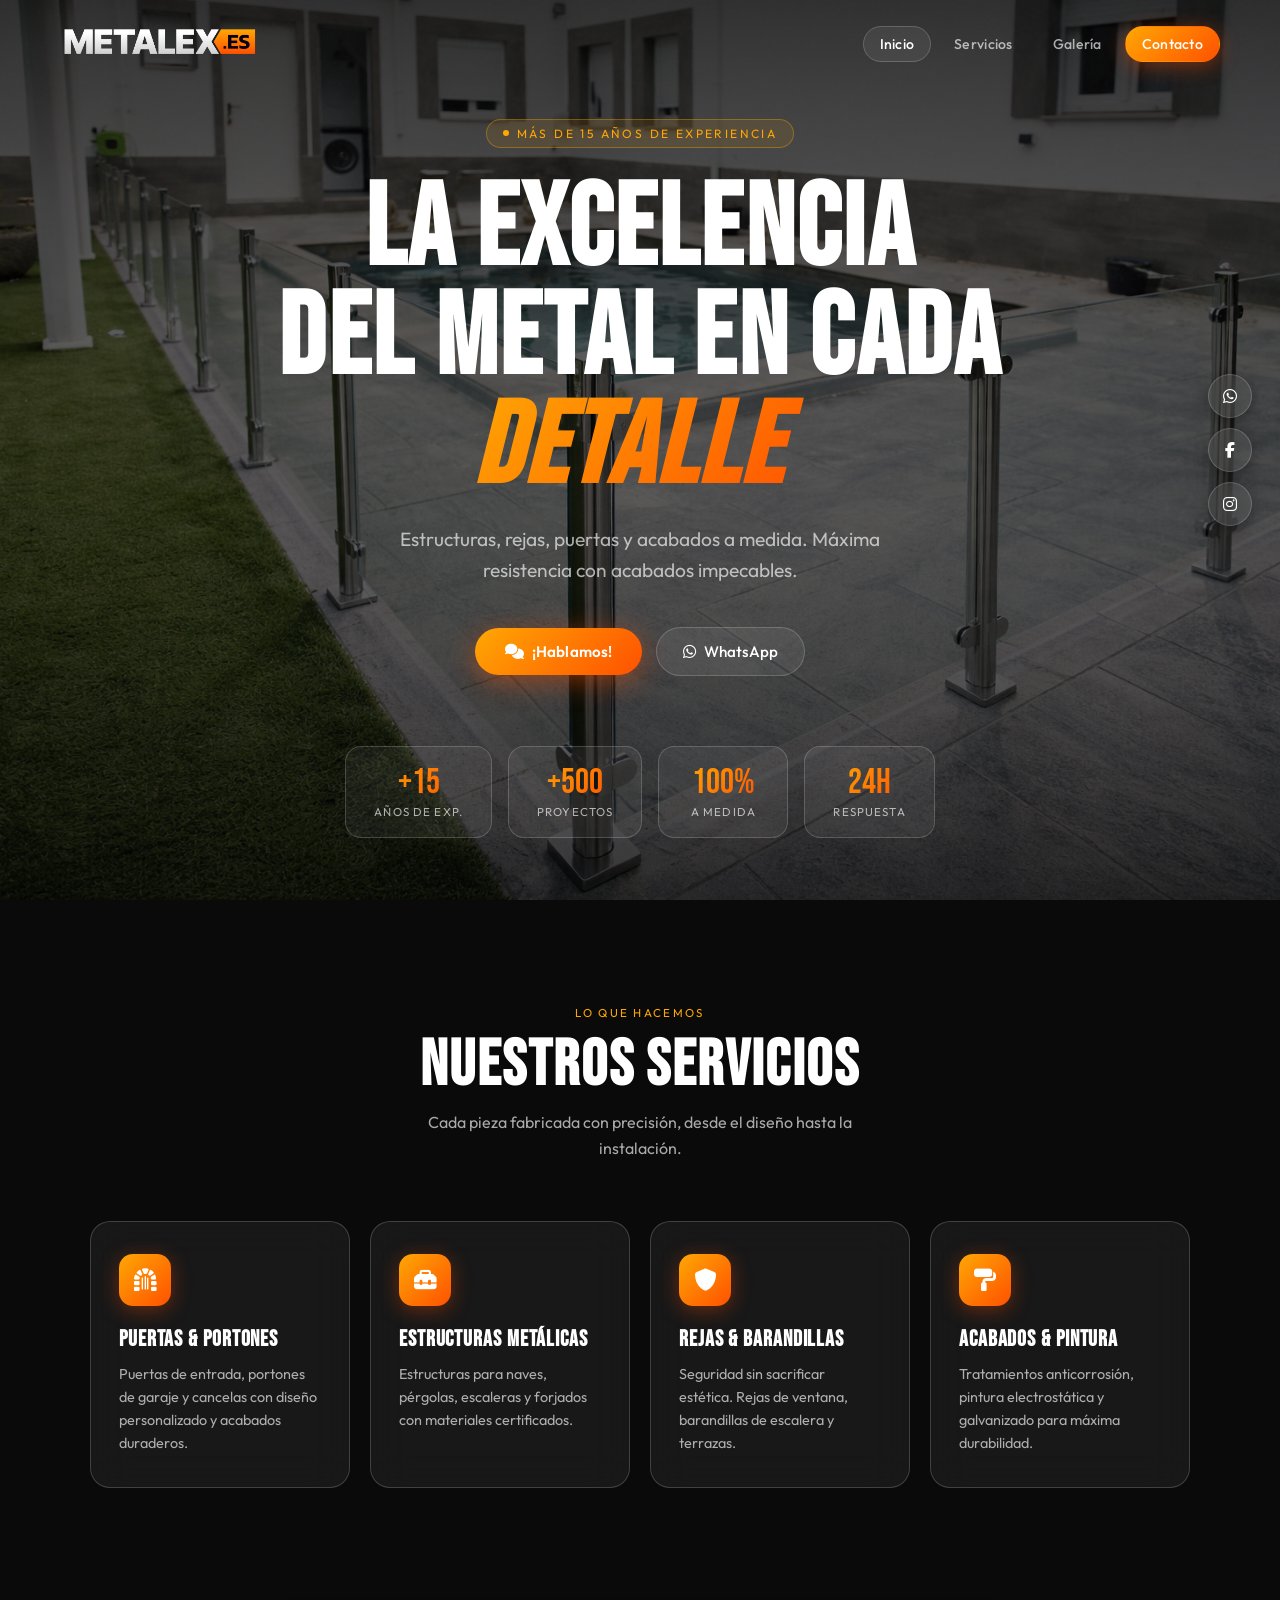
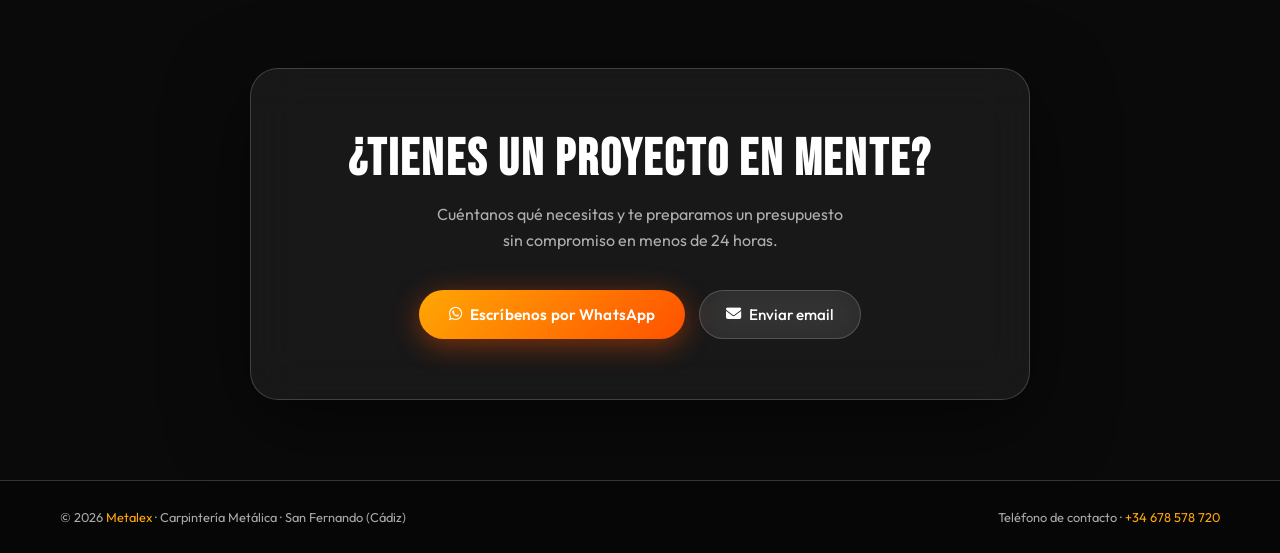
<file: index.html>
<!DOCTYPE html>
<html lang="es">
<head>
  <meta charset="UTF-8">
  <meta name="viewport" content="width=device-width, initial-scale=1.0">
  <meta name="description" content="Carpintería Metálica Metalex — estructuras, rejas, puertas y acabados en metal con más de 15 años de experiencia en San Fernando.">
  <title>Metalex — Carpintería Metálica</title>


  <link rel="preconnect" href="https://fonts.googleapis.com">
  <link rel="preconnect" href="https://fonts.gstatic.com" crossorigin>
  <link href="https://fonts.googleapis.com/css2?family=Bebas+Neue&family=Outfit:wght@300;400;500;600&display=swap" rel="stylesheet">

  <link rel="stylesheet" href="https://cdnjs.cloudflare.com/ajax/libs/font-awesome/6.5.1/css/all.min.css">

  <link rel="stylesheet" href="css/style.css">
</head>
<body>

  <div class="hero-backdrop" aria-hidden="true"></div>

  <div class="site-wrapper">

    <!-- ─── HEADER ─────────────────────────────────────── -->
    <header id="header">
      <a  href="index.html" aria-label="Inicio Forja Viva">
       <img class="logo-link" src="/img/logo.png">
      </a>

      <button class="toggle-btn" id="toggle-btn" aria-label="Abrir menú" aria-expanded="false">
        <i class="fa-solid fa-bars-staggered"></i>
      </button>

      <nav id="nav-bar" role="navigation" aria-label="Navegación principal">
        <ul>
          <li><a href="index.html" class="active">Inicio</a></li>
          <li><a href="servicios">Servicios</a></li>
          <li><a href="galeria.html">Galería</a></li>
          <li><a href="#contacto" class="nav-cta">Contacto</a></li>
        </ul>
      </nav>
    </header>

    <!-- ─── HERO ───────────────────────────────────────── -->
    <section id="hero">
      <div class="hero-label">
        <span></span>
        Más de 15 años de experiencia
      </div>

      <h1>
        La Excelencia<br>
        del Metal en
        cada <span>Detalle</span>
      </h1>

      <p class="hero-sub">
        Estructuras, rejas, puertas y acabados a medida.
        Máxima resistencia con acabados impecables.
      </p>

      <div class="hero-actions">
        <a class="btn-primary" href="#contacto">
          <i class="fa-solid fa-comments"></i>
          ¡Hablamos!
        </a>
        <a class="btn-ghost" href="https://wa.me/+34678578720" target="_blank" rel="noopener">
          <i class="fa-brands fa-whatsapp"></i>
          WhatsApp
        </a>
      </div>

      <div class="hero-stats">
        <div class="stat-card">
          <div class="num">+15</div>
          <div class="lbl">Años de exp.</div>
        </div>
        <div class="stat-card">
          <div class="num">+500</div>
          <div class="lbl">Proyectos</div>
        </div>
        <div class="stat-card">
          <div class="num">100%</div>
          <div class="lbl">A medida</div>
        </div>
        <div class="stat-card">
          <div class="num">24h</div>
          <div class="lbl">Respuesta</div>
        </div>
      </div>
    </section>

    <!-- ─── SERVICIOS ──────────────────────────────────── -->
    <section id="servicios">
      <div class="section-header">
        <span class="section-label">Lo que hacemos</span>
        <h2>Nuestros Servicios</h2>
        <p>Cada pieza fabricada con precisión, desde el diseño hasta la instalación.</p>
      </div>

      <div class="services-grid">
        <div class="service-card">
          <div class="service-icon" aria-hidden="true">
            <i class="fa-solid fa-dungeon"></i>
          </div>
          <h3>Puertas & Portones</h3>
          <p>Puertas de entrada, portones de garaje y cancelas con diseño personalizado y acabados duraderos.</p>
        </div>
        <div class="service-card">
          <div class="service-icon" aria-hidden="true">
            <i class="fa-solid fa-toolbox"></i>
          </div>
          <h3>Estructuras Metálicas</h3>
          <p>Estructuras para naves, pérgolas, escaleras y forjados con materiales certificados.</p>
        </div>
        <div class="service-card">
          <div class="service-icon" aria-hidden="true">
            <i class="fa-solid fa-shield"></i>
          </div>
          <h3>Rejas & Barandillas</h3>
          <p>Seguridad sin sacrificar estética. Rejas de ventana, barandillas de escalera y terrazas.</p>
        </div>
        <div class="service-card">
          <div class="service-icon" aria-hidden="true">
            <i class="fa-solid fa-paint-roller"></i>
          </div>
          <h3>Acabados & Pintura</h3>
          <p>Tratamientos anticorrosión, pintura electrostática y galvanizado para máxima durabilidad.</p>
        </div>
      </div>
    </section>

    <!-- ─── CTA / CONTACTO ─────────────────────────────── -->
    <section id="contacto">
      <div class="cta-card glass">
        <h2>¿Tienes un proyecto en mente?</h2>
        <p>Cuéntanos qué necesitas y te preparamos un presupuesto sin compromiso en menos de 24 horas.</p>
        <div class="cta-actions">
          <a class="btn-primary" href="https://wa.me/+34678578720" target="_blank" rel="noopener">
            <i class="fa-brands fa-whatsapp"></i>
            Escríbenos por WhatsApp
          </a>
          <a class="btn-ghost" href="mailto:zona-alex@hotmail.com">
            <i class="fa-solid fa-envelope"></i>
            Enviar email
          </a>
        </div>
      </div>
    </section>

    <!-- ─── FOOTER ─────────────────────────────────────── -->
    <footer>
      <p>© 2026 <a href="index.html">Metalex</a> · Carpintería Metálica · San Fernando (Cádiz)</p>
      <p>Teléfono de contacto · <a href="tel:+34678578720">+34 678 578 720</a></p>
    </footer>

  </div><!-- /.site-wrapper -->

  <!-- ─── SOCIAL CLUSTER ─────────────────────────────── -->
  <div class="social-cluster" aria-label="Redes sociales">
    <a class="social-btn" href="https://wa.me/+34678578720" target="_blank" rel="noopener" aria-label="WhatsApp">
      <i class="fa-brands fa-whatsapp"></i>
    </a>
    <a class="social-btn" href="#" target="_blank" rel="noopener" aria-label="Facebook">
      <i class="fa-brands fa-facebook-f"></i>
    </a>
    <a class="social-btn" href="#" target="_blank" rel="noopener" aria-label="Instagram">
      <i class="fa-brands fa-instagram"></i>
    </a>
  </div>

  <!-- ─── JS ────────────────────────────────────────────── -->
  <script defer>
    // Toggle menú móvil
    const toggleBtn = document.getElementById('toggle-btn');
    const navBar    = document.getElementById('nav-bar');

    toggleBtn.addEventListener('click', () => {
      const isOpen = navBar.classList.toggle('active');
      toggleBtn.setAttribute('aria-expanded', isOpen);
    });

    // Cerrar menú al hacer clic en un enlace
    navBar.querySelectorAll('a').forEach(link => {
      link.addEventListener('click', () => {
        navBar.classList.remove('active');
        toggleBtn.setAttribute('aria-expanded', false);
      });
    });

    // Header con fondo sólido al hacer scroll
    const header = document.getElementById('header');
    window.addEventListener('scroll', () => {
      header.classList.toggle('scrolled', window.scrollY > 40);
    });
  </script>

</body>
</html>
</file>
<file: css/style.css>
/* ============================================================
   VARIABLES & RESET
   ============================================================ */
:root {
  --brand-start:   #FFA704;
  --brand-end:     #FF5100;
  --brand-grad:    linear-gradient(135deg, var(--brand-start), var(--brand-end));

  --glass-bg:      rgba(255, 255, 255, 0.07);
  --glass-border:  rgba(255, 255, 255, 0.18);
  --glass-shadow:  0 8px 40px rgba(0, 0, 0, 0.45);
  --blur:          blur(18px);

  --text-primary:  #ffffff;
  --text-muted:    rgba(255, 255, 255, 0.65);

  /* ─── CAMBIA AQUÍ TU IMAGEN DE FONDO ─── */
  --hero-img: url('/img/hero\ \(1\).png');
}

*, *::before, *::after {
  box-sizing: border-box;
  margin: 0;
  padding: 0;
}

html {
  scroll-behavior: smooth;
}

body {
  min-height: 100vh;
  font-family: 'Outfit', sans-serif;
  color: var(--text-primary);
  background-color: #0a0a0a;
  overflow-x: hidden;
}

/* ============================================================
   HERO BACKGROUND  — cambia --hero-img en :root
   ============================================================ */
.hero-backdrop {
  position: fixed;
  inset: 0;
  z-index: 0;
  background:
    linear-gradient(rgba(0,0,0,0.8), rgba(255,255,255,0)) ,linear-gradient(rgba(255,255,255,0), rgba(0,0,0,0.8)),
    var(--hero-img) center center / cover no-repeat;
  will-change: transform;
}

/* Grain overlay for depth */
.hero-backdrop::after {
  content: '';
  position: absolute;
  inset: 0;
  background-image: url("data:image/svg+xml,%3Csvg viewBox='0 0 256 256' xmlns='http://www.w3.org/2000/svg'%3E%3Cfilter id='noise'%3E%3CfeTurbulence type='fractalNoise' baseFrequency='0.9' numOctaves='4' stitchTiles='stitch'/%3E%3C/filter%3E%3Crect width='100%25' height='100%25' filter='url(%23noise)' opacity='0.04'/%3E%3C/svg%3E");
  pointer-events: none;
  opacity: 0.4;
}

/* ============================================================
   GLASS MIXIN  — reutilizado con clases
   ============================================================ */
.glass {
  background: var(--glass-bg);
  backdrop-filter: var(--blur);
  -webkit-backdrop-filter: var(--blur);
  border: 1px solid var(--glass-border);
  border-radius: 20px;
  box-shadow: var(--glass-shadow);
}

/* ============================================================
   LAYOUT WRAPPER
   ============================================================ */
.site-wrapper {
  position: relative;
  z-index: 1;
  min-height: 100vh;
  display: flex;
  flex-direction: column;
}

/* ============================================================
   HEADER / NAV
   ============================================================ */
header {
  display: flex;
  align-items: center;
  justify-content: space-between;
  padding: 22px 60px;
  position: sticky;
  top: 0;
  z-index: 100;

  transition: background 0.3s;
}

header.scrolled {
  background: rgba(0, 0, 0, 0.55);
}

.logo-link {
  width: 200px;
  height: auto;
}

.logo-icon {
  width: 40px;
  height: 40px;
  background: var(--brand-grad);
  border-radius: 10px;
  display: flex;
  align-items: center;
  justify-content: center;
  font-size: 1.2rem;
  flex-shrink: 0;
}

.logo-text {
  display: flex;
  flex-direction: column;
  line-height: 1.1;
}

.logo-text .name {
  font-family: 'Bebas Neue', sans-serif;
  font-size: 1.35rem;
  letter-spacing: 0.06em;
  color: #fff;
}

.logo-text .tagline {
  font-size: 0.65rem;
  color: var(--brand-start);
  letter-spacing: 0.15em;
  text-transform: uppercase;
}

nav ul {
  list-style: none;
  display: flex;
  gap: 6px;
}

nav ul li a {
  color: var(--text-muted);
  text-decoration: none;
  font-size: 0.88rem;
  font-weight: 500;
  padding: 8px 16px;
  border-radius: 50px;
  border: 1px solid transparent;
  transition: all 0.25s;
  letter-spacing: 0.02em;
}

nav ul li a:hover {
  color: #fff;
  border-color: var(--glass-border);
  background: var(--glass-bg);
}

nav ul li a.active {
  color: #fff;
  border-color: var(--glass-border);
  background: var(--glass-bg);
}

.nav-cta {
  background: var(--brand-grad) !important;
  color: #fff !important;
  border-color: transparent !important;
  box-shadow: 0 4px 20px rgba(255, 81, 0, 0.4);
}

.nav-cta:hover {
  transform: translateY(-1px);
  box-shadow: 0 6px 28px rgba(255, 81, 0, 0.55) !important;
}

.toggle-btn {
  display: none;
  font-size: 1.5rem;
  cursor: pointer;
  color: #fff;
  z-index: 200;
}

/* ============================================================
   HERO SECTION
   ============================================================ */
#hero {
  flex: 1;
  display: flex;
  flex-direction: column;
  align-items: center;
  justify-content: center;
  text-align: center;
  padding: 30px 40px 60px;
  min-height: calc(100vh - 85px);
  position: relative;
}

.hero-label {
  display: inline-flex;
  align-items: center;
  gap: 8px;
  font-size: 0.75rem;
  letter-spacing: 0.2em;
  text-transform: uppercase;
  color: var(--brand-start);
  padding: 6px 16px;
  border-radius: 50px;
  border: 1px solid rgba(255, 167, 4, 0.35);
  background: rgba(255, 167, 4, 0.1);
  margin-bottom: 28px;
  animation: fadeUp 0.7s ease both;
}

.hero-label span {
  width: 6px;
  height: 6px;
  border-radius: 50%;
  background: var(--brand-start);
  display: inline-block;
  animation: pulse 2s infinite;
}

#hero h1 {
  font-family: 'Bebas Neue', sans-serif;
  font-size: clamp(3.5rem, 9vw, 8rem);
  line-height: 0.95;
  letter-spacing: 0.02em;
  color: #fff;
  max-width: 900px;
  animation: fadeUp 0.7s 0.1s ease both;
}

#hero h1 span {
  font-style: italic;
  background: var(--brand-grad);
  -webkit-background-clip: text;
  -webkit-text-fill-color: transparent;
  background-clip: text;
  padding-right: 0.2em;
}

#hero p.hero-sub {
  font-size: clamp(1rem, 2vw, 1.2rem);
  color: var(--text-muted);
  max-width: 520px;
  line-height: 1.65;
  margin-top: 20px;
  margin-bottom: 40px;
  animation: fadeUp 0.7s 0.2s ease both;
}

.hero-actions {
  display: flex;
  align-items: center;
  gap: 14px;
  flex-wrap: wrap;
  justify-content: center;
  animation: fadeUp 0.7s 0.3s ease both;
}

.btn-primary {
  display: inline-flex;
  align-items: center;
  gap: 8px;
  background: var(--brand-grad);
  color: #fff;
  text-decoration: none;
  font-weight: 600;
  font-size: 0.95rem;
  padding: 14px 30px;
  border-radius: 50px;
  box-shadow: 0 6px 28px rgba(255, 81, 0, 0.45);
  transition: all 0.25s;
  letter-spacing: 0.01em;
}

.btn-primary:hover {
  transform: translateY(-2px);
  box-shadow: 0 10px 36px rgba(255, 81, 0, 0.6);
}

.btn-primary:active { transform: scale(0.97); }

.btn-ghost {
  display: inline-flex;
  align-items: center;
  gap: 8px;
  background: var(--glass-bg);
  backdrop-filter: var(--blur);
  -webkit-backdrop-filter: var(--blur);
  color: #fff;
  text-decoration: none;
  font-weight: 500;
  font-size: 0.95rem;
  padding: 14px 26px;
  border-radius: 50px;
  border: 1px solid var(--glass-border);
  transition: all 0.25s;
}

.btn-ghost:hover {
  background: rgba(255, 255, 255, 0.13);
  transform: translateY(-2px);
}

/* Stats row */
.hero-stats {
  display: flex;
  gap: 16px;
  margin-top: 70px;
  animation: fadeUp 0.7s 0.45s ease both;
  flex-wrap: wrap;
  justify-content: center;
}

.stat-card {
  padding: 18px 28px;
  border-radius: 16px;
  text-align: center;
  min-width: 130px;
  background: rgba(255, 255, 255, 0.06);
  backdrop-filter: blur(20px);
  -webkit-backdrop-filter: blur(20px);
  border: 1px solid var(--glass-border);
  transition: transform 0.25s;
}

.stat-card:hover { transform: translateY(-4px); }

.stat-card .num {
  font-family: 'Bebas Neue', sans-serif;
  font-size: 2.2rem;
  background: var(--brand-grad);
  -webkit-background-clip: text;
  -webkit-text-fill-color: transparent;
  background-clip: text;
  line-height: 1;
}

.stat-card .lbl {
  font-size: 0.72rem;
  color: var(--text-muted);
  text-transform: uppercase;
  letter-spacing: 0.1em;
  margin-top: 4px;
}

/* Social buttons */
.social-cluster {
  position: fixed;
  right: 28px;
  top: 50%;
  transform: translateY(-50%);
  display: flex;
  flex-direction: column;
  gap: 10px;
  z-index: 50;
}

.social-btn {
  width: 44px;
  height: 44px;
  border-radius: 50%;
  display: flex;
  align-items: center;
  justify-content: center;
  text-decoration: none;
  font-size: 1rem;
  color: #fff;
  background: var(--glass-bg);
  backdrop-filter: var(--blur);
  -webkit-backdrop-filter: var(--blur);
  border: 1px solid var(--glass-border);
  box-shadow: 0 4px 16px rgba(0,0,0,0.4);
  transition: all 0.25s;
}

.social-btn:hover {
  background: var(--brand-grad);
  border-color: transparent;
  transform: scale(1.12);
}

/* ============================================================
   SERVICES SECTION
   ============================================================ */
#servicios {
  padding: 100px 60px;
  position: relative;
  z-index: 1;
}

.section-header {
  text-align: center;
  margin-bottom: 60px;
}

.section-label {
  display: inline-block;
  font-size: 0.72rem;
  letter-spacing: 0.2em;
  text-transform: uppercase;
  color: var(--brand-start);
  margin-bottom: 14px;
}

.section-header h2 {
  font-family: 'Bebas Neue', sans-serif;
  font-size: clamp(2.5rem, 5vw, 4rem);
  letter-spacing: 0.03em;
  line-height: 1;
}

.section-header p {
  color: var(--text-muted);
  font-size: 1rem;
  max-width: 480px;
  margin: 12px auto 0;
  line-height: 1.6;
}

.services-grid {
  display: grid;
  grid-template-columns: repeat(auto-fit, minmax(260px, 1fr));
  gap: 20px;
  max-width: 1100px;
  margin: 0 auto;
}

.service-card {
  padding: 32px 28px;
  border-radius: 20px;
  background: rgba(255, 255, 255, 0.06);
  backdrop-filter: blur(20px);
  -webkit-backdrop-filter: blur(20px);
  border: 1px solid var(--glass-border);
  transition: all 0.3s;
  cursor: default;
}

.service-card:hover {
  background: rgba(255, 255, 255, 0.1);
  transform: translateY(-6px);
  box-shadow: 0 20px 50px rgba(0,0,0,0.4);
  border-color: rgba(255, 167, 4, 0.35);
}

.service-icon {
  width: 52px;
  height: 52px;
  border-radius: 14px;
  background: var(--brand-grad);
  display: flex;
  align-items: center;
  justify-content: center;
  font-size: 1.4rem;
  margin-bottom: 20px;
  box-shadow: 0 4px 20px rgba(255, 81, 0, 0.35);
}

.service-card h3 {
  font-family: 'Bebas Neue', sans-serif;
  font-size: 1.4rem;
  letter-spacing: 0.04em;
  margin-bottom: 10px;
}

.service-card p {
  color: var(--text-muted);
  font-size: 0.9rem;
  line-height: 1.6;
}

/* ============================================================
   CONTACT / CTA STRIP
   ============================================================ */
#contacto {
  padding: 80px 40px;
  position: relative;
  z-index: 1;
  display: flex;
  justify-content: center;
}

.cta-card {
  max-width: 780px;
  width: 100%;
  padding: 60px 50px;
  border-radius: 28px;
  background: rgba(255, 255, 255, 0.06);
  backdrop-filter: blur(24px);
  -webkit-backdrop-filter: blur(24px);
  border: 1px solid var(--glass-border);
  text-align: center;
  box-shadow: 0 24px 80px rgba(0,0,0,0.5);
}

.cta-card h2 {
  font-family: 'Bebas Neue', sans-serif;
  font-size: clamp(2rem, 4vw, 3.2rem);
  letter-spacing: 0.04em;
  margin-bottom: 12px;
}

.cta-card p {
  color: var(--text-muted);
  font-size: 1rem;
  max-width: 420px;
  margin: 0 auto 36px;
  line-height: 1.6;
}

.cta-actions {
  display: flex;
  gap: 14px;
  justify-content: center;
  flex-wrap: wrap;
}

/* ============================================================
   FOOTER
   ============================================================ */
footer {
  padding: 28px 60px;
  border-top: 1px solid var(--glass-border);
  display: flex;
  align-items: center;
  justify-content: space-between;
  position: relative;
  z-index: 1;
  background: rgba(0,0,0,0.3);
  backdrop-filter: blur(12px);
  -webkit-backdrop-filter: blur(12px);
  flex-wrap: wrap;
  gap: 12px;
}

footer p {
  font-size: 0.8rem;
  color: var(--text-muted);
}

footer a {
  color: var(--brand-start);
  text-decoration: none;
}

/* ============================================================
   ANIMATIONS
   ============================================================ */
@keyframes fadeUp {
  from { opacity: 0; transform: translateY(24px); }
  to   { opacity: 1; transform: translateY(0); }
}

@keyframes pulse {
  0%, 100% { opacity: 1; }
  50%       { opacity: 0.4; }
}

/* ============================================================
   RESPONSIVE — MOBILE
   ============================================================ */
@media (max-width: 768px) {
  header {
    padding: 18px 22px;
    position: relative;
  }

  .logo-text .tagline { display: none; }

  nav {
    position: fixed;
    top: 0; right: -100%;
    width: 260px;
    height: 100vh;
    background: rgba(10, 10, 10, 0.95);
    backdrop-filter: blur(24px);
    -webkit-backdrop-filter: blur(24px);
    border-left: 1px solid var(--glass-border);
    display: flex;
    align-items: center;
    justify-content: center;
    transition: right 0.4s ease;
    z-index: 150;
  }

  nav.active { right: 0; }

  nav ul {
    flex-direction: column;
    align-items: center;
    gap: 35px;
  }

  nav ul li a {
    font-size: 1rem;
    padding: 12px 28px;
  }

  .toggle-btn { 
    display: flex; 
    background-color: transparent;
    border: 0px solid;
  }

  #hero {
    padding: 50px 24px 40px;
    align-items: flex-start;
    text-align: left;
    min-height: calc(100vh - 72px);
  }

  .hero-label { align-self: flex-start; }

  #hero p.hero-sub { text-align: left; }

  .hero-actions { justify-content: flex-start; }

  .hero-stats {
    gap: 10px;
    justify-content: flex-start;
  }

  .social-cluster {
    display:none;
    position: fixed;
    right: 30px;
    bottom: auto;
    left: auto;
    top: 50%;
    transform: translateY(-50%);
    flex-direction: column;
  }

    

  #servicios {
    padding: 70px 22px;
  }

  #contacto {
    padding: 60px 22px;
  }

  .cta-card {
    padding: 40px 28px;
  }

  footer {
    padding: 22px;
    flex-direction: column;
    text-align: center;
  }
}
</file>
